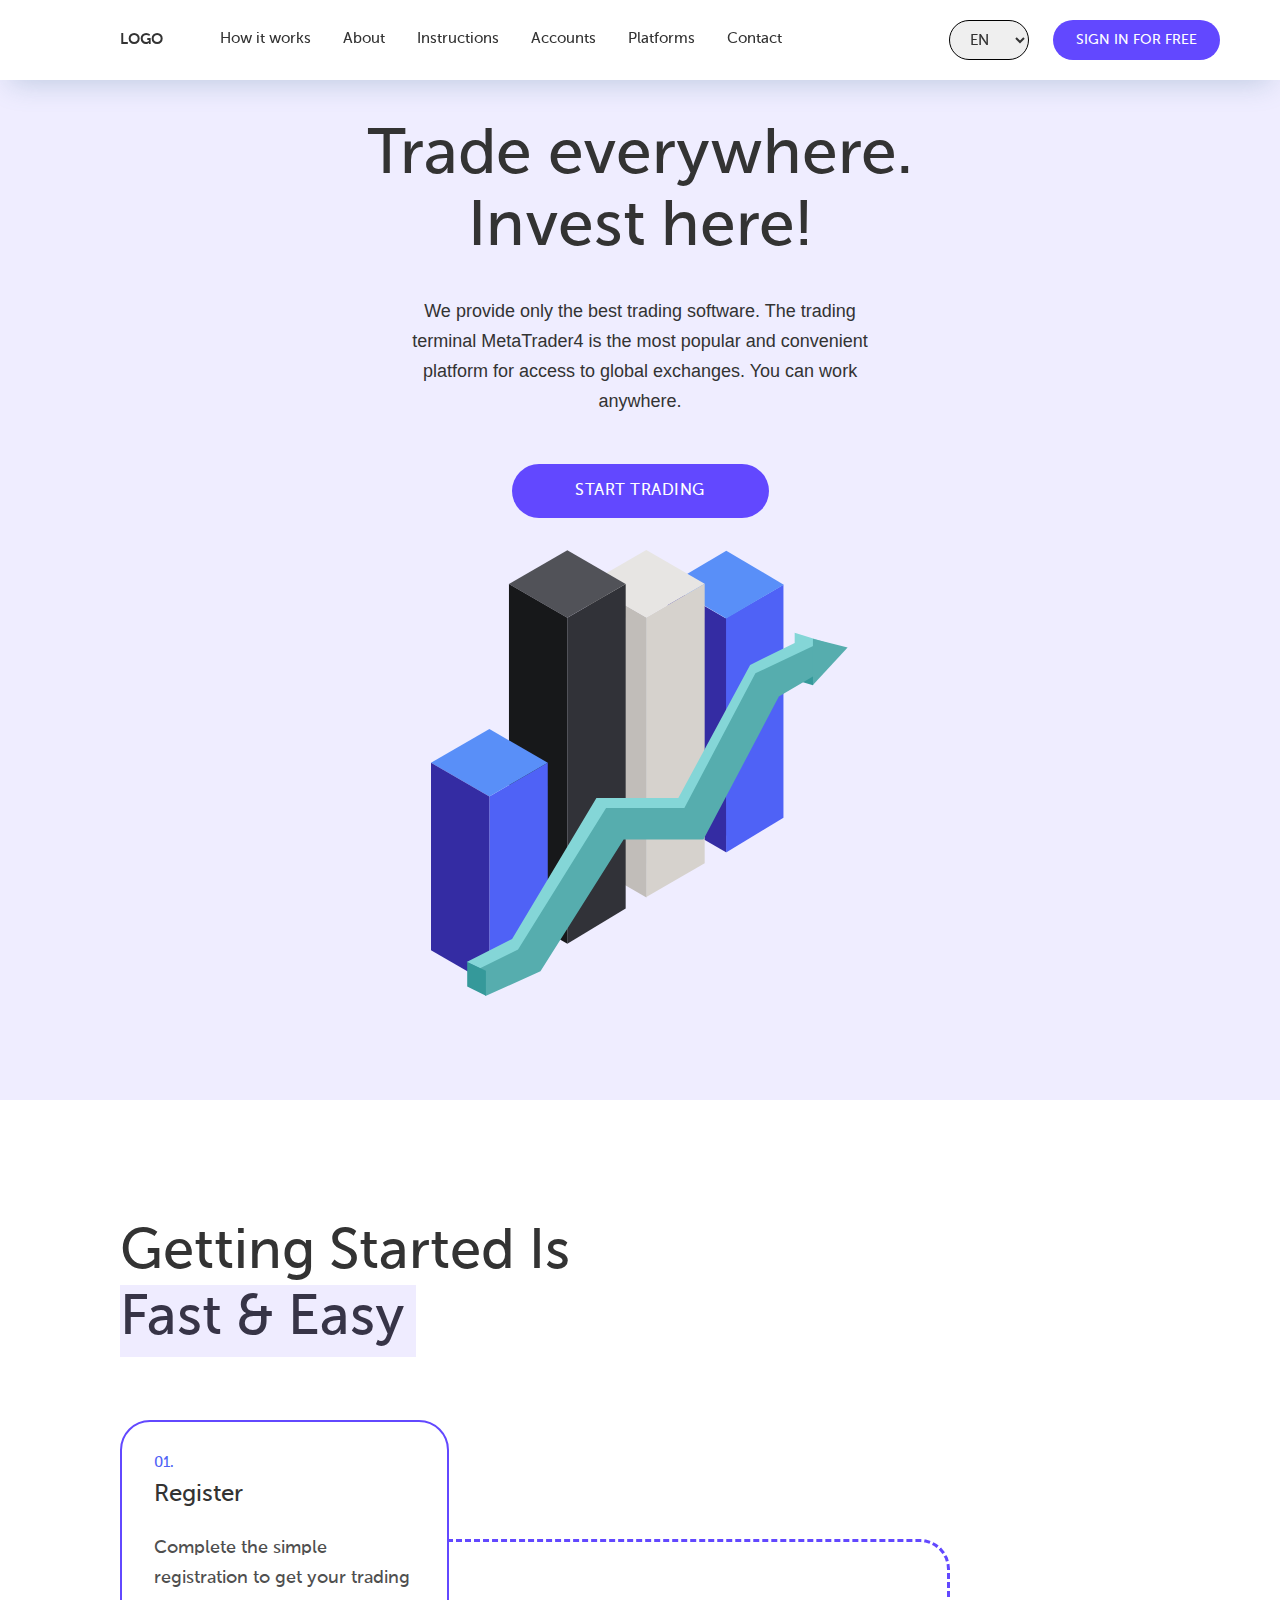
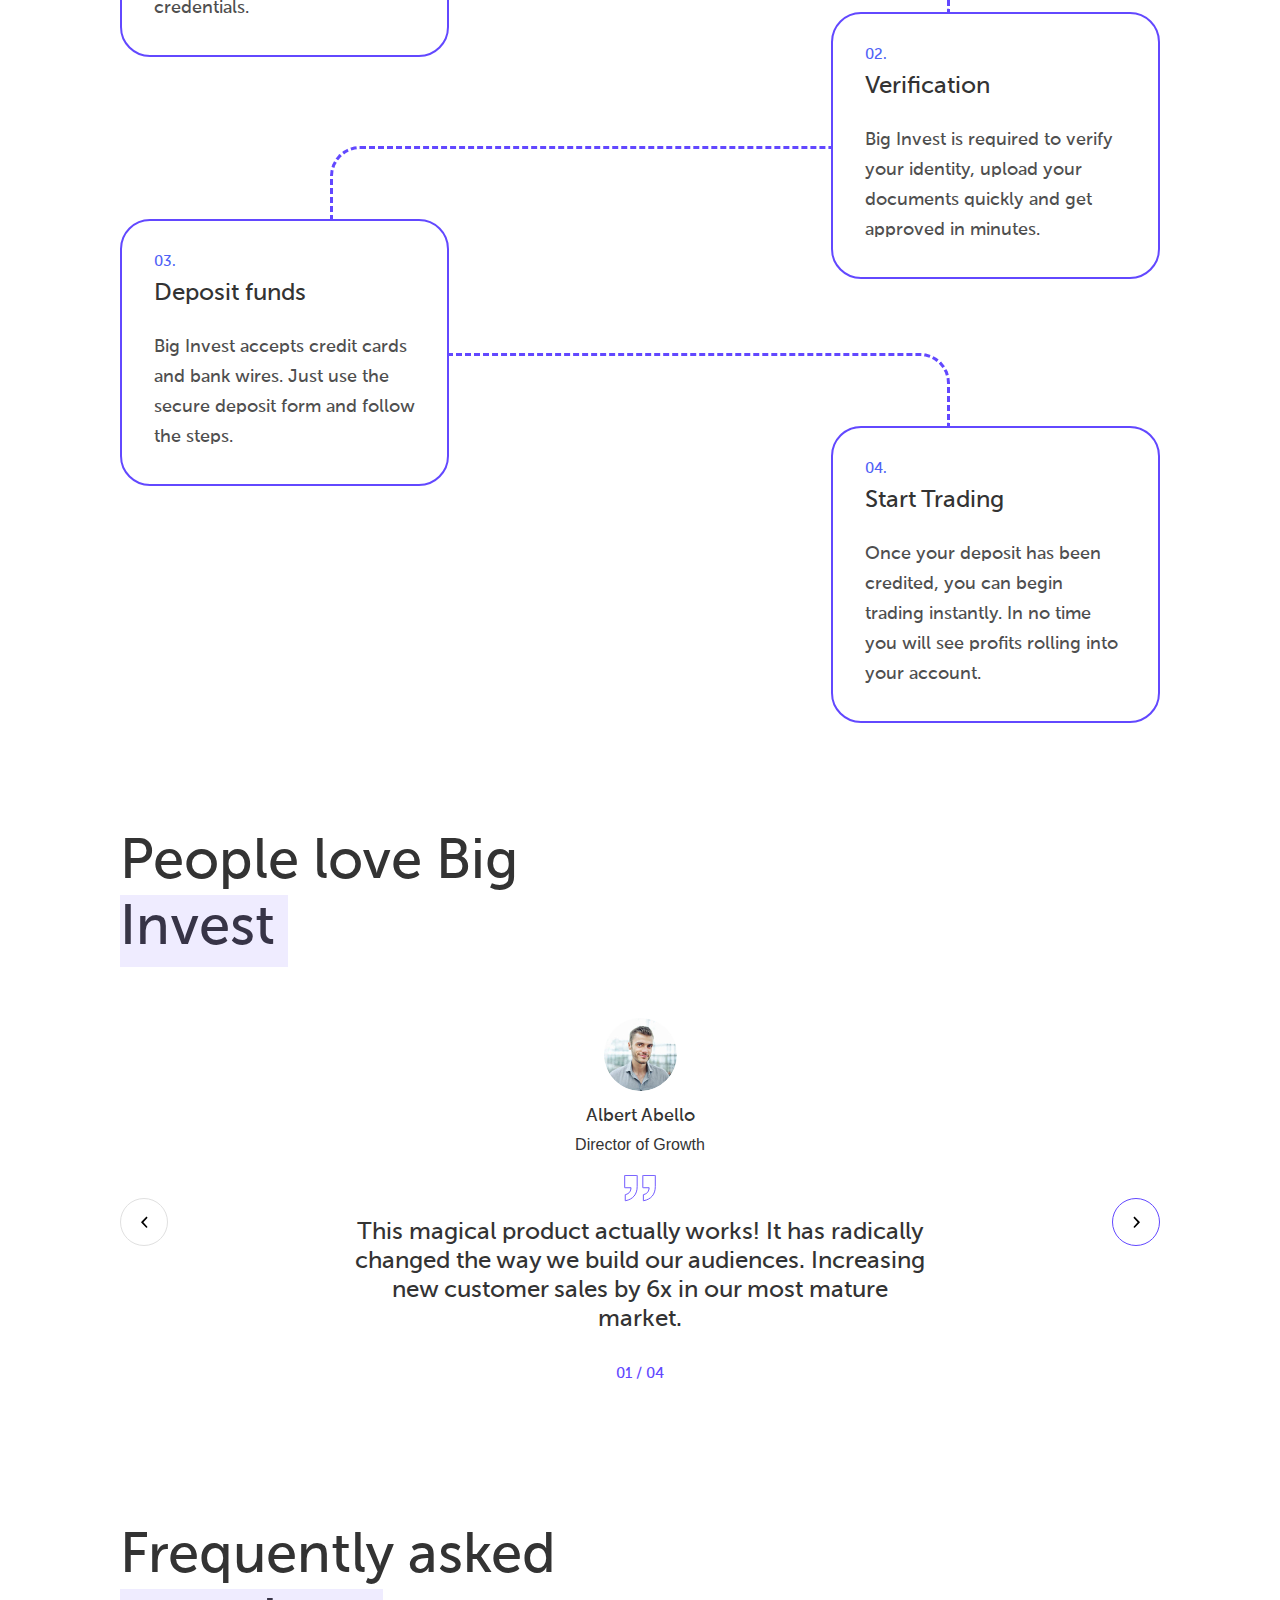
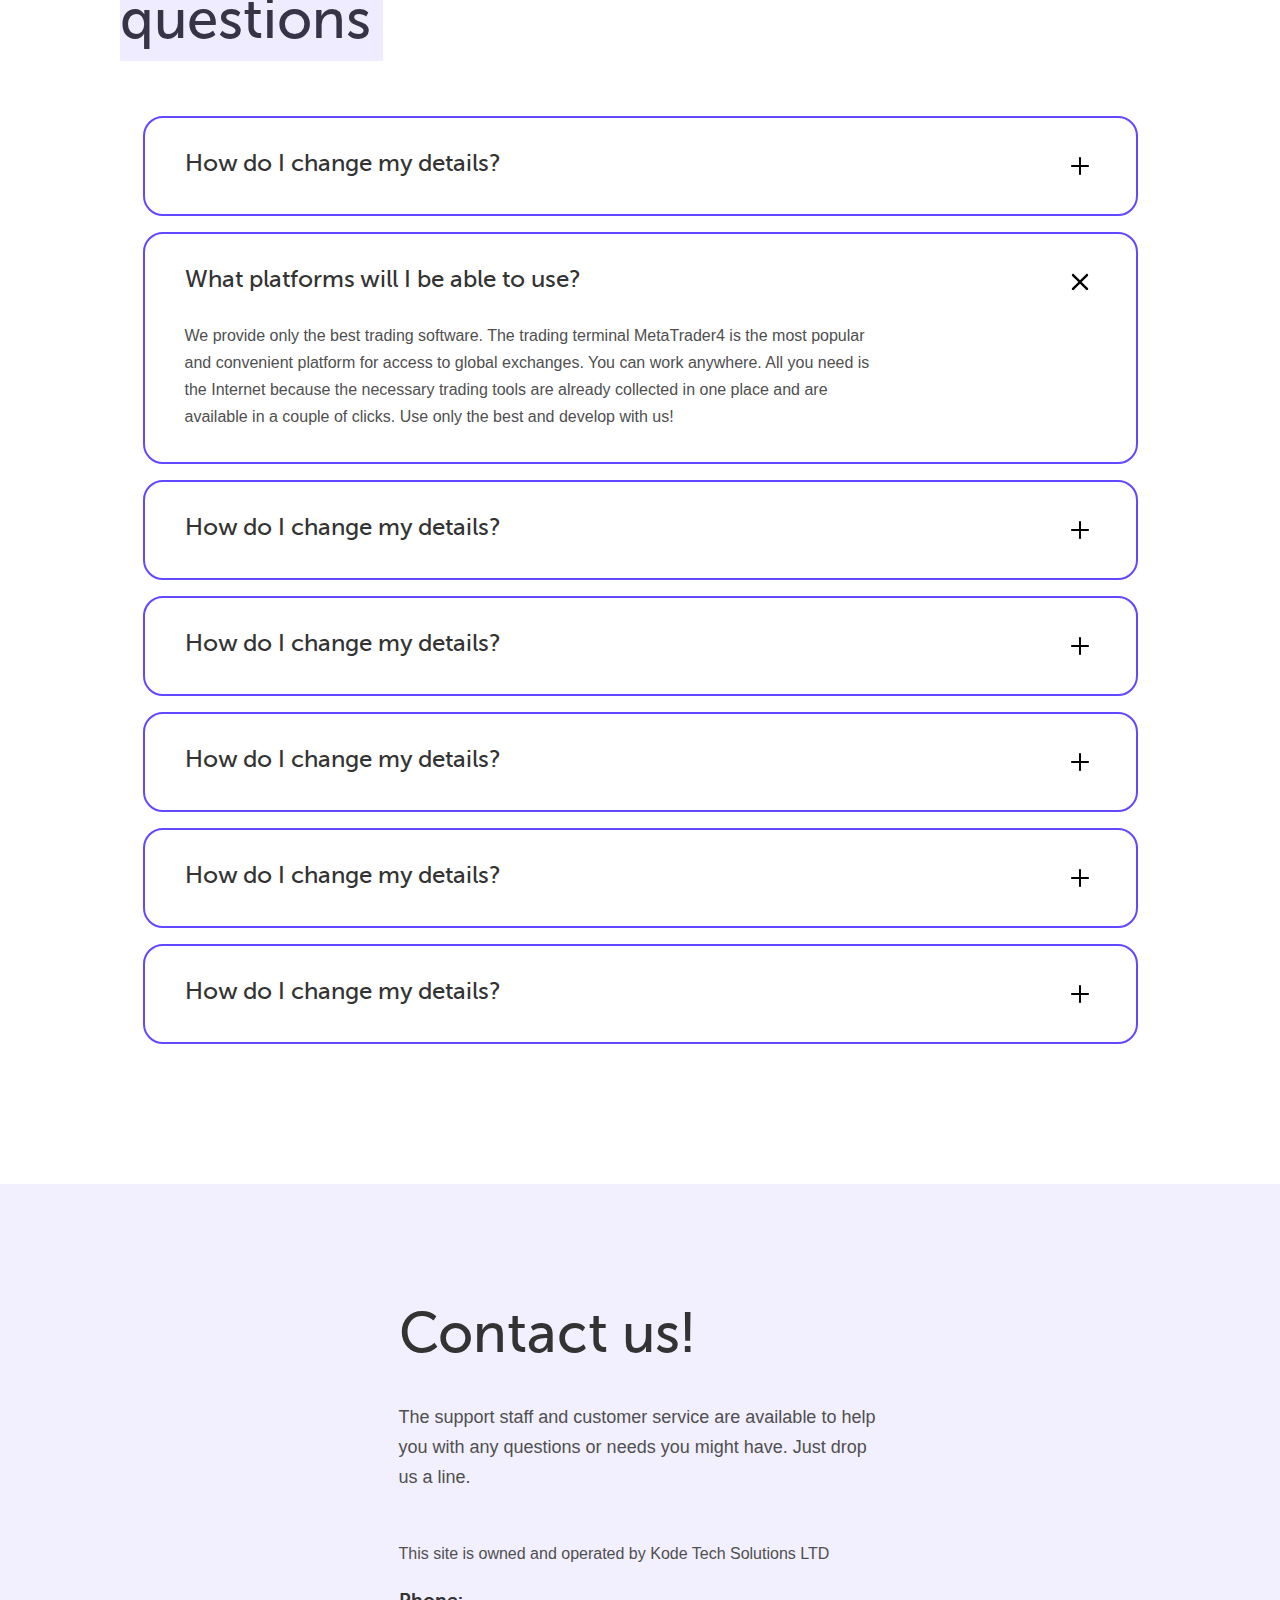
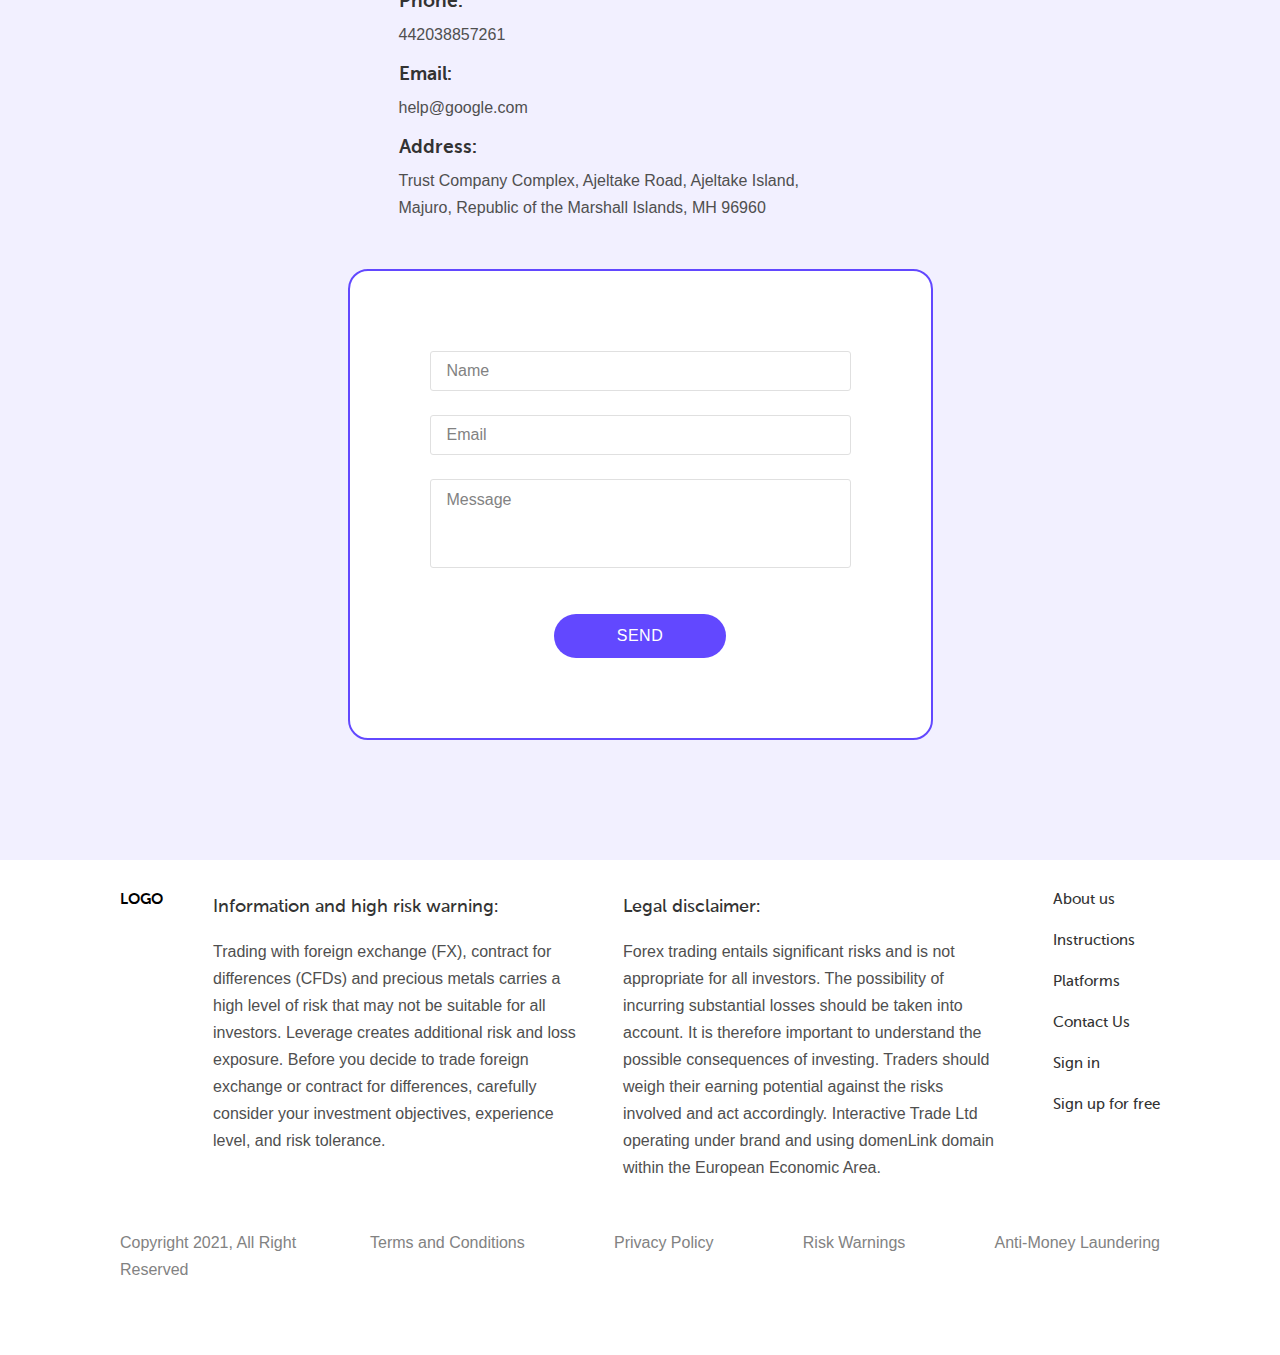
<file: index.html>
<!DOCTYPE html><html lang="en"><head><meta charset="UTF-8"><meta name="viewport" content="width=device-width, initial-scale=1.0"><title>Test-task</title><link rel="shortcut icon" href="https://quantum-projects.com/assets/img/QP_%20black.svg" type="image/x-icon"><link rel="stylesheet" href="styles.6de538f7.css"></head><body> <header class="header"> <div class="header__wrapper"> <div class="header__container"> <div class="header__logo logo">logo</div> <nav class="header__nav nav"> <ul class="nav__list"> <li class="nav__item"> <a href="#get-started" class="nav__link">How it works</a> </li> <li class="nav__item"> <a href="#comments" class="nav__link">About</a> </li> <li class="nav__item"> <a href="#questions" class="nav__link">Instructions</a> </li> <li class="nav__item"> <a href="#questions" class="nav__link">Accounts</a> </li> <li class="nav__item"> <a href="#questions" class="nav__link">Platforms</a> </li> <li class="nav__item"> <a href="#contact-us" class="nav__link">Contact</a> </li> </ul> </nav> </div> <div class="header__button-container"> <select class="header__language-select"> <option value="en" class="header__language-option">en</option> <option value="en" class="header__language-option">ru</option> </select> <button class="header__sign-in-button button" type="button"> <a href="#" class="button__sign-in-link">Sign in for free</a> </button> <button type="button" class="header__hamburger header__hamburger--open"> </button> </div> </div> </header> <main class="main"> <section class="main__section introduction introduction--violet"> <div class="introduction__wrapper"> <div class="introduction__info-container"> <h1 class="introduction__title">Trade everywhere. Invest here!</h1> <p class="introduction__info"> We provide only the best trading software. The trading terminal MetaTrader4 is the most popular and convenient platform for access to global exchanges. You can work anywhere. </p> <button class="introduction__button button">start trading</button> </div> <img src="diagram.6550ce32.svg" alt="diagram" class="introduction__image"> </div> </section> <section class="main__section get-started" id="get-started"> <div class="get-started__wrapper"> <h2 class="get-started__subtitle"> Getting Started Is Fast & Easy </h2> <div class="get-started__map"> <div class="get-started__item get-started__item--first"> <p class="get-started__item-number">01.</p> <h3 class="get-started__item-title">Register</h3> <p class="get-started__item-info"> Complete the simple registration to get your trading credentials. </p> </div> <div class="get-started__item get-started__item--second"> <p class="get-started__item-number">02.</p> <h3 class="get-started__item-title">Verification</h3> <p class="get-started__item-info"> Big Invest is required to verify your identity, upload your documents quickly and get approved in minutes. </p> </div> <div class="get-started__item get-started__item--third"> <p class="get-started__item-number">03.</p> <h3 class="get-started__item-title">Deposit funds</h3> <p class="get-started__item-info"> Big Invest accepts credit cards and bank wires. Just use the secure deposit form and follow the steps. </p> </div> <div class="get-started__item get-started__item--four"> <p class="get-started__item-number">04.</p> <h3 class="get-started__item-title">Start Trading</h3> <p class="get-started__item-info"> Once your deposit has been credited, you can begin trading instantly. In no time you will see profits rolling into your account. </p> </div> </div> </div> </section> <section class="main__section comments" id="comments"> <div class="comments__wrapper"> <h2 class="comments__subtitle"> People love Big Invest </h2> <div class="comments__buttons-container"> <button type="button" class="comments__button comments__button--left" disabled> </button> <button type="button" class="comments__button comments__button--right"> </button> </div> <div class="comments__comment-content"> <div class="comments__comment-container comments__comment-container--active"> <div class="comments__comment-header"> <img src="user_1.49711354.jpg" alt="user-image" class="comments__user-image"> <div class="comments__user-info"> <h3 class="comments__user-name">Albert Abello</h3> <p class="comments__user-role">Director of Growth</p> </div> </div> <p class="comments__comment-body"> This magical product actually works! It has radically changed the way we build our audiences. Increasing new customer sales by 6x in our most mature market. </p> <p class="comments__comment-footer">01 / 04</p> </div> <div class="comments__comment-container"> <div class="comments__comment-header"> <img src="user_2.c132f06b.jpg" alt="user-image" class="comments__user-image"> <div class="comments__user-info"> <h3 class="comments__user-name">Jason Statham</h3> <p class="comments__user-role">Actor</p> </div> </div> <p class="comments__comment-body"> Lorem ipsum dolor, sit amet consectetur adipisicing elit. Aliquid fuga molestiae veritatis perferendis totam consequuntur deserunt accusantium numquam. Labore, architecto? </p> <p class="comments__comment-footer">02 / 04</p> </div> <div class="comments__comment-container"> <div class="comments__comment-header"> <img src="user_3.6a48b432.jpg" alt="user-image" class="comments__user-image"> <div class="comments__user-info"> <h3 class="comments__user-name">Jackie Chan</h3> <p class="comments__user-role">Actor</p> </div> </div> <p class="comments__comment-body"> Lorem ipsum dolor, sit amet consectetur adipisicing elit. Corrupti quos suscipit laboriosam quidem, quaerat alias nostrum excepturi deleniti praesentium voluptate. </p> <p class="comments__comment-footer">03 / 04</p> </div> <div class="comments__comment-container"> <div class="comments__comment-header"> <img src="user_4.e1cc2f37.jpg" alt="user-image" class="comments__user-image"> <div class="comments__user-info"> <h3 class="comments__user-name">Iron Man</h3> <p class="comments__user-role">Superhero</p> </div> </div> <p class="comments__comment-body"> Lorem ipsum dolor sit amet, consectetur adipisicing elit. Mollitia quos animi eveniet, exercitationem est, eaque praesentium tenetur quisquam molestias ipsam maiore. </p> <p class="comments__comment-footer">04 / 04</p> </div> </div> </div> </section> <section class="main__section questions" id="questions"> <div class="questions__wrapper"> <h2 class="questions__subtitle">Frequently asked questions</h2> <div class="questions__container"> <div class="questions__content"> <div class="questions__question"> <h3 class="questions__question-title">How do I change my details?</h3> <div class="questions__question-toggler"></div> </div> <div class="questions__answer"> Lorem ipsum dolor sit amet consectetur adipisicing elit. Repudiandae dignissimos dolorum distinctio vitae nihil ducimus nostrum, harum accusantium quidem necessitatibus! Incidunt necessitatibus dolorem ullam iure recusandae! Vero error voluptatem vel! </div> </div> <div class="questions__content"> <div class="questions__question"> <h3 class="questions__question-title">What platforms will I be able to use?</h3> <div class="questions__question-toggler questions__question-toggler--close"></div> </div> <div class="questions__answer questions__answer--active"> We provide only the best trading software. The trading terminal MetaTrader4 is the most popular and convenient platform for access to global exchanges. You can work anywhere. All you need is the Internet because the necessary trading tools are already collected in one place and are available in a couple of clicks. Use only the best and develop with us! </div> </div> <div class="questions__content"> <div class="questions__question"> <h3 class="questions__question-title">How do I change my details?</h3> <div class="questions__question-toggler"></div> </div> <div class="questions__answer"> Lorem ipsum dolor sit amet consectetur adipisicing elit. Repudiandae dignissimos dolorum distinctio vitae nihil ducimus nostrum, harum accusantium quidem necessitatibus! Incidunt necessitatibus dolorem ullam iure recusandae! Vero error voluptatem vel! </div> </div> <div class="questions__content"> <div class="questions__question"> <h3 class="questions__question-title">How do I change my details?</h3> <div class="questions__question-toggler"></div> </div> <div class="questions__answer"> Lorem ipsum dolor sit amet consectetur adipisicing elit. Repudiandae dignissimos dolorum distinctio vitae nihil ducimus nostrum, harum accusantium quidem necessitatibus! Incidunt necessitatibus dolorem ullam iure recusandae! Vero error voluptatem vel! </div> </div> <div class="questions__content"> <div class="questions__question"> <h3 class="questions__question-title">How do I change my details?</h3> <div class="questions__question-toggler"></div> </div> <div class="questions__answer"> Lorem ipsum dolor sit amet consectetur adipisicing elit. Repudiandae dignissimos dolorum distinctio vitae nihil ducimus nostrum, harum accusantium quidem necessitatibus! Incidunt necessitatibus dolorem ullam iure recusandae! Vero error voluptatem vel! </div> </div> <div class="questions__content"> <div class="questions__question"> <h3 class="questions__question-title">How do I change my details?</h3> <div class="questions__question-toggler"></div> </div> <div class="questions__answer"> Lorem ipsum dolor sit amet consectetur adipisicing elit. Repudiandae dignissimos dolorum distinctio vitae nihil ducimus nostrum, harum accusantium quidem necessitatibus! Incidunt necessitatibus dolorem ullam iure recusandae! Vero error voluptatem vel! </div> </div> <div class="questions__content"> <div class="questions__question"> <h3 class="questions__question-title">How do I change my details?</h3> <div class="questions__question-toggler"></div> </div> <div class="questions__answer"> Lorem ipsum dolor sit amet consectetur adipisicing elit. Repudiandae dignissimos dolorum distinctio vitae nihil ducimus nostrum, harum accusantium quidem necessitatibus! Incidunt necessitatibus dolorem ullam iure recusandae! Vero error voluptatem vel! </div> </div> </div> </div> </section> <section class="main__section contact-us" id="contact-us"> <div class="contact-us__wrapper"> <div class="contact-us__info"> <h2 class="contact-us__title">Contact us!</h2> <div class="contact-us__info-container"> <p class="contact-us__info-text contact-us__info-text--main"> The support staff and customer service are available to help you with any questions or needs you might have. Just drop us a line. </p> <p class="contact-us__info-text"> This site is owned and operated by Kode Tech Solutions LTD </p> </div> <div class="contact-us__contacts"> <div class="contact-us__contacts-wrapper"> <h3 class="contact-us__contacts-name">Phone:</h3> <a href="tel:442038857261" class="contact-us__info-text contact-us__info-text--link"> 442038857261 </a> </div> <div class="contact-us__contacts-wrapper"> <h3 class="contact-us__contacts-name">Email:</h3> <a href="mailto:help@google.com" class="contact-us__info-text contact-us__info-text--link"> help@google.com </a> </div> <div class="contact-us__contacts-wrapper"> <h3 class="contact-us__contacts-name">Address:</h3> <p class="contact-us__info-text contact-us__info-text--address"> Trust Company Complex, Ajeltake Road, Ajeltake Island, Majuro, Republic of the Marshall Islands, MH 96960 </p> </div> </div> </div> <form action="#" method="POST" class="contact-us__form"> <div class="contact-us__input-container"> <input type="text" name="name" class="contact-us__name" placeholder="Name" id="name"> </div> <div class="contact-us__input-container"> <input type="email" name="email" class="contact-us__email" placeholder="Email" id="email"> </div> <div class="contact-us__input-container"> <textarea name="message" id="message" class="contact-us__message" placeholder="Message"></textarea> </div> <button type="submit" class="contact-us__button button"> Send </button> </form> </div> </section> </main> <footer class="footer"> <div class="footer__wrapper"> <div class="footer__top"> <div class="footer__logo logo">logo</div> <div class="footer__info"> <div class="footer__info-wrapper"> <h3 class="footer__info-title"> Information and high risk warning: </h3> <p class="footer__info-content"> Trading with foreign exchange (FX), contract for differences (CFDs) and precious metals carries a high level of risk that may not be suitable for all investors. Leverage creates additional risk and loss exposure. Before you decide to trade foreign exchange or contract for differences, carefully consider your investment objectives, experience level, and risk tolerance. </p> </div> <div class="footer__info-wrapper"> <h3 class="footer__info-title">Legal disclaimer:</h3> <p class="footer__info-content"> Forex trading entails significant risks and is not appropriate for all investors. The possibility of incurring substantial losses should be taken into account. It is therefore important to understand the possible consequences of investing. Traders should weigh their earning potential against the risks involved and act accordingly. Interactive Trade Ltd operating under brand and using domenLink domain within the European Economic Area. </p> </div> </div> <ul class="footer__nav-list"> <li class="footer__nav-item"> <a href="#comments" class="footer__nav-link">About us</a> </li> <li class="footer__nav-item"> <a href="#questions" class="footer__nav-link">Instructions</a> </li> <li class="footer__nav-item"> <a href="#questions" class="footer__nav-link">Platforms</a> </li> <li class="footer__nav-item"> <a href="#contact-us" class="footer__nav-link">Contact Us</a> </li> <li class="footer__nav-item"> <a href="#" class="footer__nav-link">Sign in</a> </li> <li class="footer__nav-item"> <a href="#" class="footer__nav-link">Sign up for free</a> </li> </ul> </div> <div class="footer__bottom"> <div class="footer__copyright">Copyright 2021, All Right Reserved</div> <div class="footer__links-container"> <a href="#" class="footer__link">Terms and Conditions</a> <a href="#" class="footer__link">Privacy Policy</a> <a href="#" class="footer__link">Risk Warnings</a> <a href="#" class="footer__link">Anti-Money Laundering</a> </div> </div> </div> </footer> <script src="https://code.jquery.com/jquery-3.6.0.min.js" integrity="sha256-/xUj+3OJU5yExlq6GSYGSHk7tPXikynS7ogEvDej/m4=" crossorigin="anonymous">
    </script> <script type="text/javascript" src="main.b7d371ed.js"></script> </body></html>
</file>
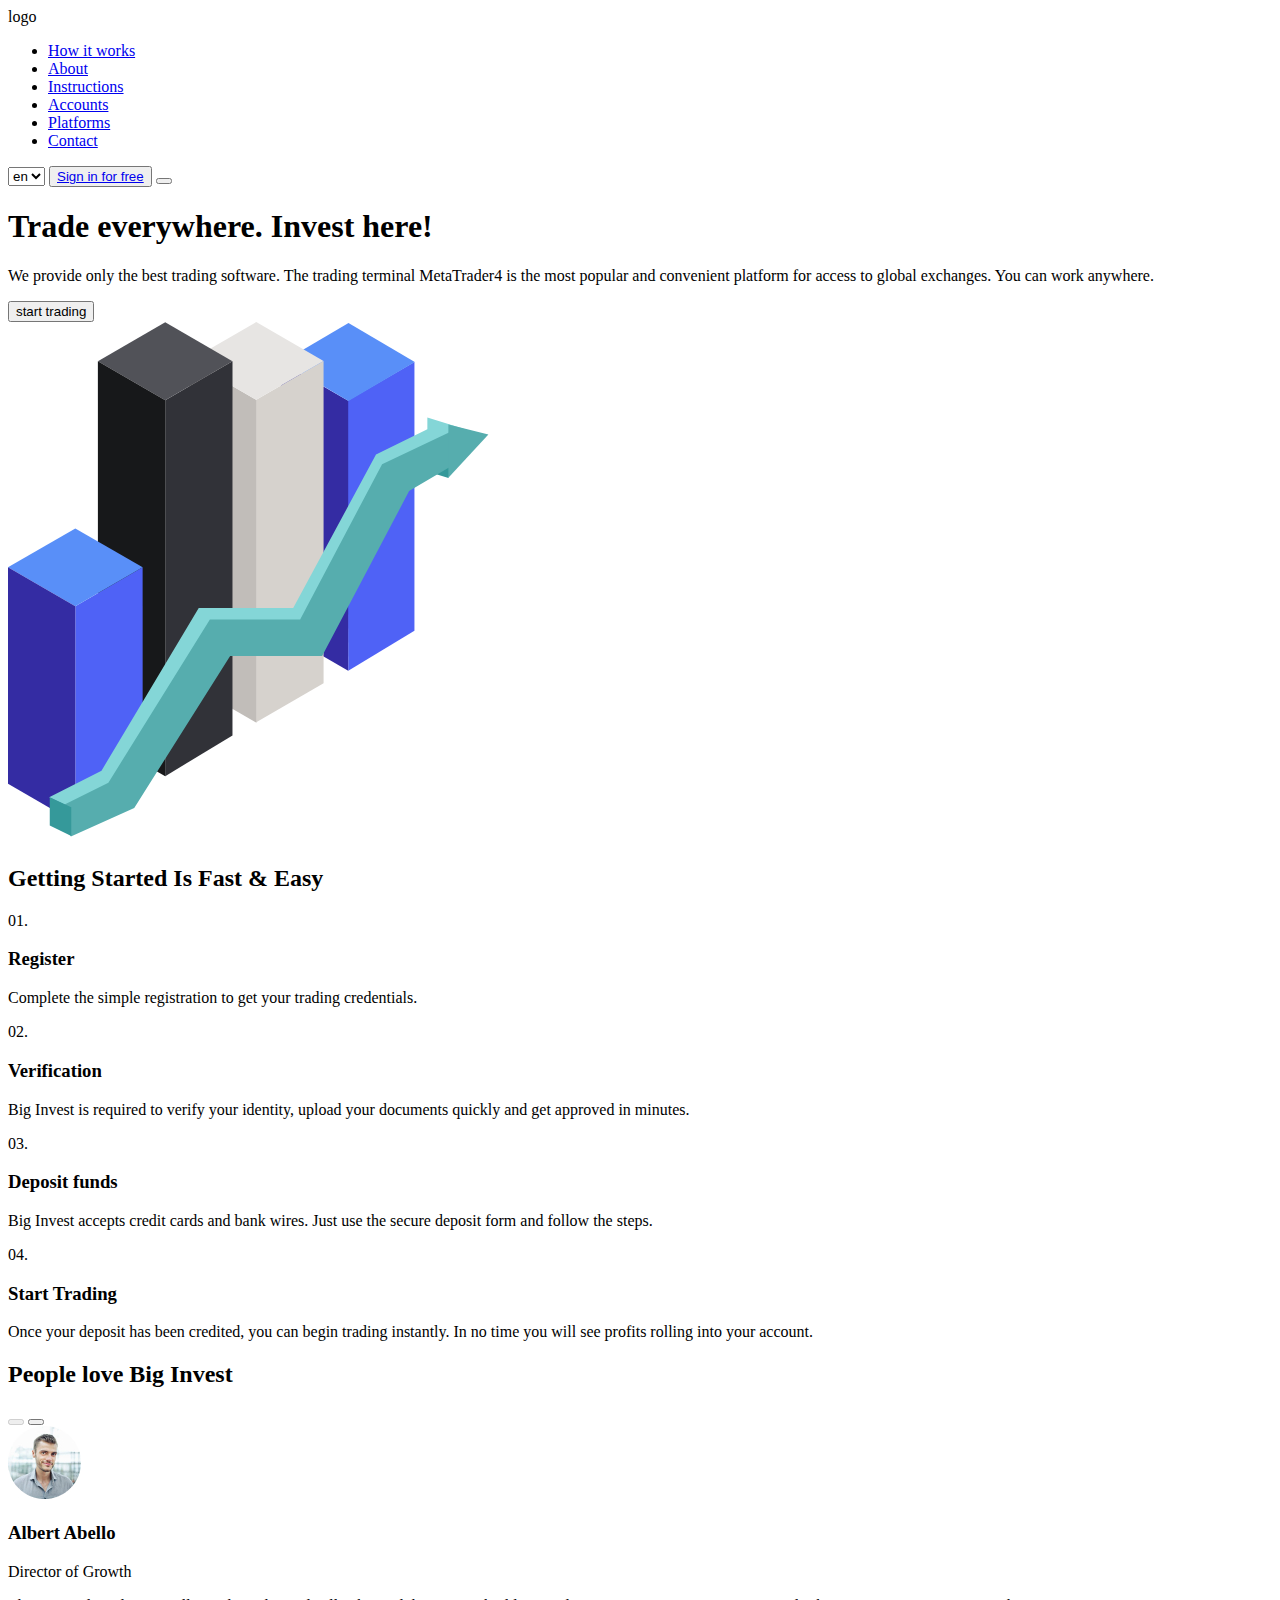
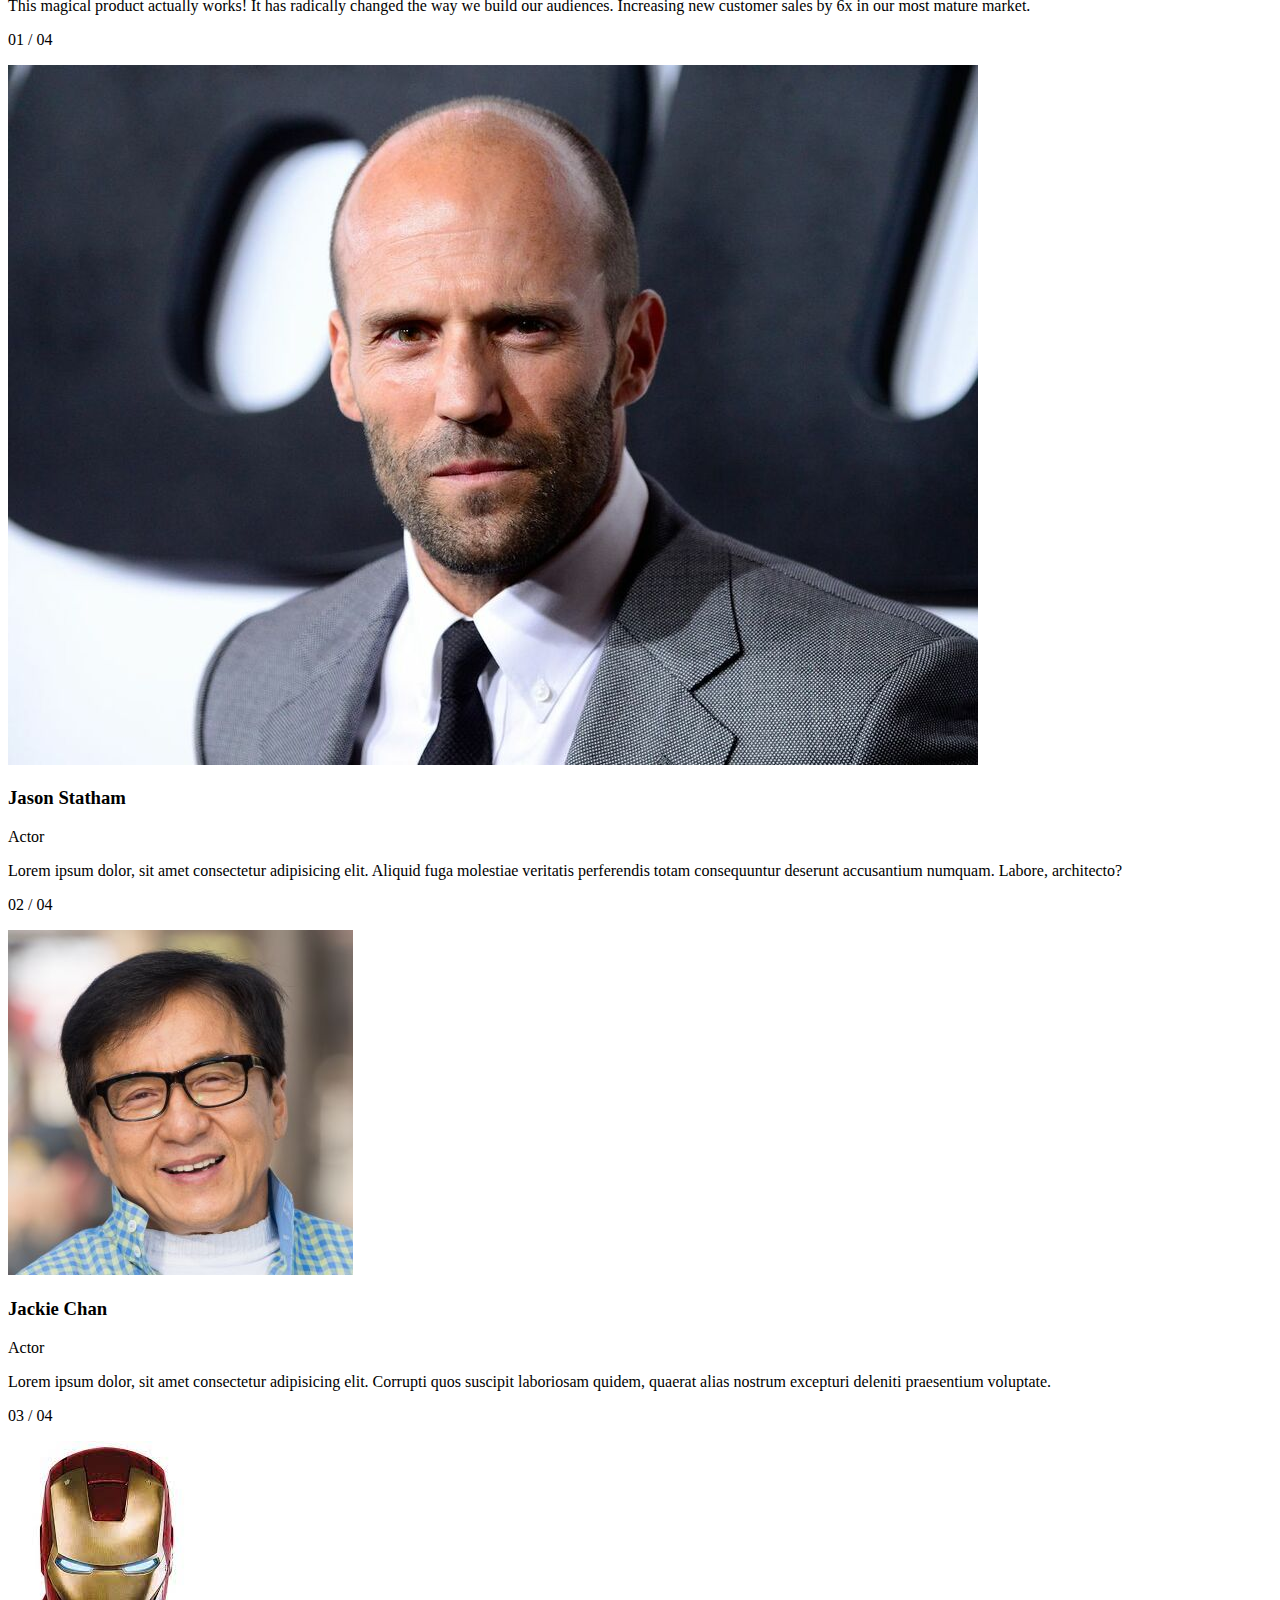
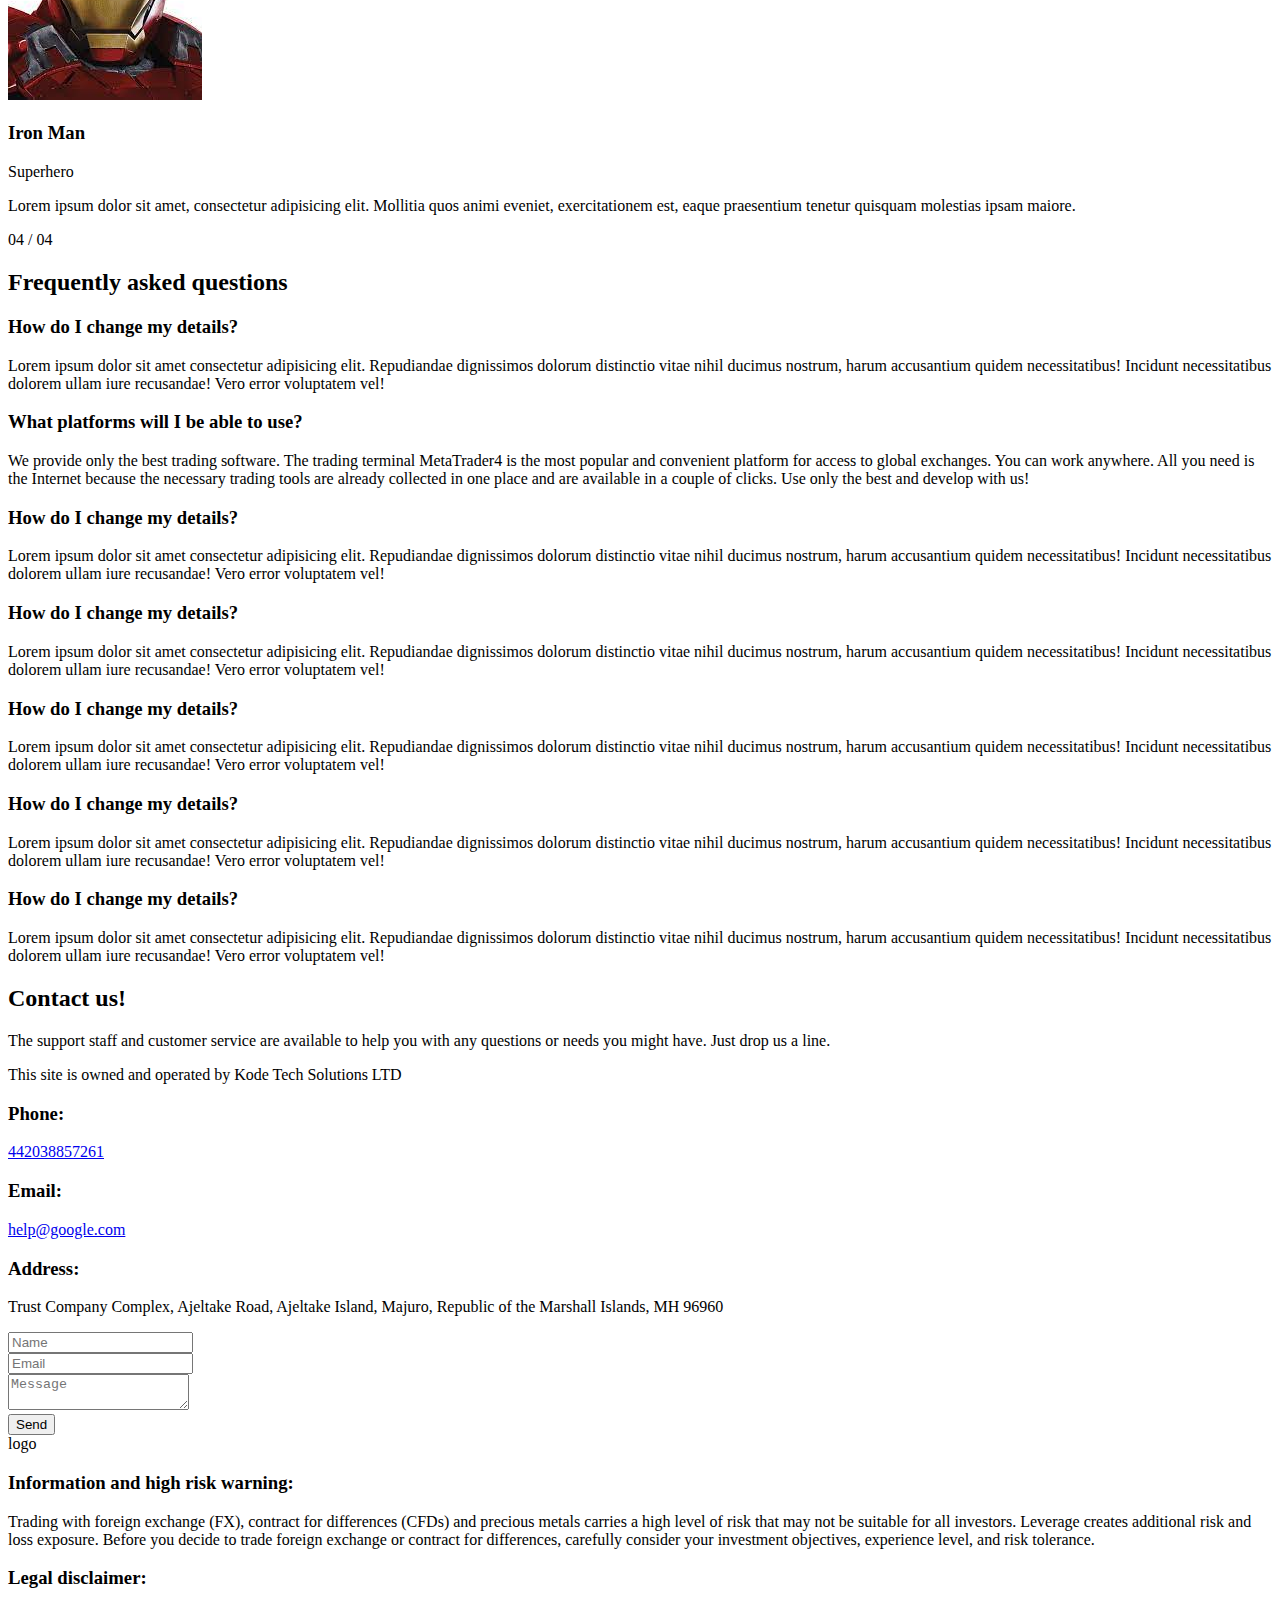
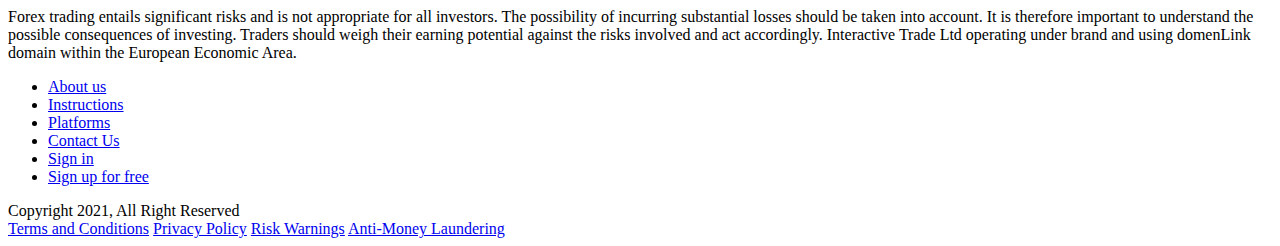
<file: src/index.html>
<!DOCTYPE html>
<html lang="en">
  <head>
    <meta charset="UTF-8">
    <meta name="viewport" content="width=device-width, initial-scale=1.0">
    <title>Test-task</title>
    <link
      rel="shortcut icon"
      href="https://quantum-projects.com/assets/img/QP_%20black.svg"
      type="image/x-icon"
    >
    <link rel="stylesheet" href="./styles/index.scss">
  </head>
  <body>
    <header class="header">
      <div class="header__wrapper">
        <div class="header__container">
          <div class="header__logo logo">logo</div>

          <nav class="header__nav nav">
            <ul class="nav__list">
              <li class="nav__item">
                <a href="#get-started" class="nav__link">How it works</a>
              </li>
              <li class="nav__item">
                <a href="#comments" class="nav__link">About</a>
              </li>
              <li class="nav__item">
                <a href="#questions" class="nav__link">Instructions</a>
              </li>
              <li class="nav__item">
                <a href="#questions" class="nav__link">Accounts</a>
              </li>
              <li class="nav__item">
                <a href="#questions" class="nav__link">Platforms</a>
              </li>
              <li class="nav__item">
                <a href="#contact-us" class="nav__link">Contact</a>
              </li>
            </ul>
          </nav>
        </div>

        <div class="header__button-container">
          <select class="header__language-select">
            <option value="en" class="header__language-option">en</option>
            <option value="en" class="header__language-option">ru</option>
          </select>
          <button
            class="header__sign-in-button button"
            type="button"
          >
            <a href="#" class="button__sign-in-link">Sign in for free</a>
          </button>
          <button
            type="button"
            class="header__hamburger header__hamburger--open"
          >
          </button>
        </div>

      </div>
    </header>

    <main class="main">
      <section class="main__section introduction introduction--violet">
        <div class="introduction__wrapper">
          <div class="introduction__info-container">
            <h1 class="introduction__title">Trade everywhere. Invest here!</h1>
            <p class="introduction__info">
              We provide only the best trading software.
              The trading terminal MetaTrader4 is the most popular and convenient
              platform for access to global exchanges. You can work anywhere.
            </p>
            <button class="introduction__button button">start trading</button>
          </div>
          <img
            src="./images/diagram.svg"
            alt="diagram"
            class="introduction__image"
          >
        </div>
      </section>

      <section
        class="main__section get-started"
        id="get-started"
      >
        <div class="get-started__wrapper">
          <h2 class="get-started__subtitle">
            Getting Started Is Fast & Easy
          </h2>
          <div class="get-started__map">
            <div class="get-started__item get-started__item--first">
              <p class="get-started__item-number">01.</p>
              <h3 class="get-started__item-title">Register</h3>
              <p class="get-started__item-info">
                Complete the simple registration to get your trading credentials.
              </p>
            </div>
            <div class="get-started__item get-started__item--second">
              <p class="get-started__item-number">02.</p>
              <h3 class="get-started__item-title">Verification</h3>
              <p class="get-started__item-info">
                Big Invest is required to verify your identity,
                upload your documents quickly and get approved in minutes.
              </p>
            </div>
            <div class="get-started__item get-started__item--third">
              <p class="get-started__item-number">03.</p>
              <h3 class="get-started__item-title">Deposit funds</h3>
              <p class="get-started__item-info">
                Big Invest accepts credit cards and bank wires.
                Just use the secure deposit form and follow the steps.
              </p>
            </div>
            <div class="get-started__item get-started__item--four">
              <p class="get-started__item-number">04.</p>
              <h3 class="get-started__item-title">Start Trading</h3>
              <p class="get-started__item-info">
                Once your deposit has been credited, you can begin trading instantly.
                In no time you will see profits rolling into your account.
              </p>
            </div>
          </div>
        </div>
      </section>


      <section
        class="main__section comments"
        id="comments"
      >
        <div class="comments__wrapper">
          <h2 class="comments__subtitle">
            People love Big Invest
          </h2>
          <div class="comments__buttons-container">
            <button
              type="button"
              class="comments__button comments__button--left"
              disabled
            >
            </button>
            <button
              type="button"
              class="comments__button comments__button--right"
            >
            </button>
          </div>
          <div class="comments__comment-content">
            <div class="comments__comment-container comments__comment-container--active">
              <div class="comments__comment-header">
                <img
                  src="./images/user_1.jpg"
                  alt="user-image"
                  class="comments__user-image"
                >
                <div class="comments__user-info">
                  <h3 class="comments__user-name">Albert Abello</h3>
                  <p class="comments__user-role">Director of Growth</p>
                </div>
              </div>
              <p class="comments__comment-body">
                This magical product actually works!
                It has radically changed the way we build our audiences.
                Increasing new customer sales by 6x in our most mature market.
              </p>
              <p class="comments__comment-footer">01 / 04</p>
            </div>
            <div class="comments__comment-container">
              <div class="comments__comment-header">
                <img
                  src="./images/user_2.jpg"
                  alt="user-image"
                  class="comments__user-image"
                >
                <div class="comments__user-info">
                  <h3 class="comments__user-name">Jason Statham</h3>
                  <p class="comments__user-role">Actor</p>
                </div>
              </div>
              <p class="comments__comment-body">
                Lorem ipsum dolor, sit amet consectetur adipisicing elit.
                Aliquid fuga molestiae veritatis perferendis totam
                consequuntur deserunt accusantium numquam. Labore, architecto?
              </p>
              <p class="comments__comment-footer">02 / 04</p>
            </div>
            <div class="comments__comment-container">
              <div class="comments__comment-header">
                <img
                  src="./images/user_3.jpg"
                  alt="user-image"
                  class="comments__user-image"
                >
                <div class="comments__user-info">
                  <h3 class="comments__user-name">Jackie Chan</h3>
                  <p class="comments__user-role">Actor</p>
                </div>
              </div>
              <p class="comments__comment-body">
                Lorem ipsum dolor, sit amet consectetur adipisicing elit.
                Corrupti quos suscipit laboriosam quidem, quaerat alias
                nostrum excepturi deleniti praesentium voluptate.
              </p>
              <p class="comments__comment-footer">03 / 04</p>
            </div>
            <div class="comments__comment-container">
              <div class="comments__comment-header">
                <img
                  src="./images/user_4.jpg"
                  alt="user-image"
                  class="comments__user-image"
                >
                <div class="comments__user-info">
                  <h3 class="comments__user-name">Iron Man</h3>
                  <p class="comments__user-role">Superhero</p>
                </div>
              </div>
              <p class="comments__comment-body">
                Lorem ipsum dolor sit amet, consectetur adipisicing elit.
                Mollitia quos animi eveniet, exercitationem est, eaque
                praesentium tenetur quisquam molestias ipsam maiore.
              </p>
              <p class="comments__comment-footer">04 / 04</p>
            </div>
          </div>
        </div>
      </section>

      <section
        class="main__section questions"
        id="questions"
      >
        <div class="questions__wrapper">
          <h2 class="questions__subtitle">Frequently asked questions</h2>
          <div class="questions__container">
            <div class="questions__content">
              <div class="questions__question">
                <h3 class="questions__question-title">How do I change my details?</h3>
                <div class="questions__question-toggler"></div>
              </div>
              <div class="questions__answer">
                Lorem ipsum dolor sit amet consectetur adipisicing elit.
                Repudiandae dignissimos dolorum distinctio vitae nihil
                ducimus nostrum, harum accusantium quidem necessitatibus!
                Incidunt necessitatibus dolorem ullam iure recusandae!
                Vero error voluptatem vel!
              </div>
            </div>
            <div class="questions__content">
              <div class="questions__question">
                <h3 class="questions__question-title">What platforms will I be able to use?</h3>
                <div class="questions__question-toggler questions__question-toggler--close"></div>
              </div>
              <div class="questions__answer questions__answer--active">
                We provide only the best trading software.
                The trading terminal MetaTrader4 is the most popular and convenient
                platform for access to global exchanges. You can work anywhere.
                All you need is the Internet because the necessary trading tools
                are already collected in one place and are available in a couple of clicks.
                Use only the best and develop with us!
              </div>
            </div>
            <div class="questions__content">
              <div class="questions__question">
                <h3 class="questions__question-title">How do I change my details?</h3>
                <div class="questions__question-toggler"></div>
              </div>
              <div class="questions__answer">
                Lorem ipsum dolor sit amet consectetur adipisicing elit.
                Repudiandae dignissimos dolorum distinctio vitae nihil
                ducimus nostrum, harum accusantium quidem necessitatibus!
                Incidunt necessitatibus dolorem ullam iure recusandae!
                Vero error voluptatem vel!
              </div>
            </div>
            <div class="questions__content">
              <div class="questions__question">
                <h3 class="questions__question-title">How do I change my details?</h3>
                <div class="questions__question-toggler"></div>
              </div>
              <div class="questions__answer">
                Lorem ipsum dolor sit amet consectetur adipisicing elit.
                Repudiandae dignissimos dolorum distinctio vitae nihil
                ducimus nostrum, harum accusantium quidem necessitatibus!
                Incidunt necessitatibus dolorem ullam iure recusandae!
                Vero error voluptatem vel!
              </div>
            </div>
            <div class="questions__content">
              <div class="questions__question">
                <h3 class="questions__question-title">How do I change my details?</h3>
                <div class="questions__question-toggler"></div>
              </div>
              <div class="questions__answer">
                Lorem ipsum dolor sit amet consectetur adipisicing elit.
                Repudiandae dignissimos dolorum distinctio vitae nihil
                ducimus nostrum, harum accusantium quidem necessitatibus!
                Incidunt necessitatibus dolorem ullam iure recusandae!
                Vero error voluptatem vel!
              </div>
            </div>
            <div class="questions__content">
              <div class="questions__question">
                <h3 class="questions__question-title">How do I change my details?</h3>
                <div class="questions__question-toggler"></div>
              </div>
              <div class="questions__answer">
                Lorem ipsum dolor sit amet consectetur adipisicing elit.
                Repudiandae dignissimos dolorum distinctio vitae nihil
                ducimus nostrum, harum accusantium quidem necessitatibus!
                Incidunt necessitatibus dolorem ullam iure recusandae!
                Vero error voluptatem vel!
              </div>
            </div>
            <div class="questions__content">
              <div class="questions__question">
                <h3 class="questions__question-title">How do I change my details?</h3>
                <div class="questions__question-toggler"></div>
              </div>
              <div class="questions__answer">
                Lorem ipsum dolor sit amet consectetur adipisicing elit.
                Repudiandae dignissimos dolorum distinctio vitae nihil
                ducimus nostrum, harum accusantium quidem necessitatibus!
                Incidunt necessitatibus dolorem ullam iure recusandae!
                Vero error voluptatem vel!
              </div>
            </div>
          </div>
        </div>
      </section>

      <section
        class="main__section contact-us"
        id="contact-us"
      >
        <div class="contact-us__wrapper">
          <div class="contact-us__info">
            <h2 class="contact-us__title">Contact us!</h2>
            <div class="contact-us__info-container">
              <p class="contact-us__info-text contact-us__info-text--main">
                The support staff and customer service are available to help
                you with any questions or needs you might have. Just drop us a line.
              </p>
              <p class="contact-us__info-text">
                This site is owned and operated by Kode Tech Solutions LTD
              </p>
            </div>
            <div class="contact-us__contacts">
              <div class="contact-us__contacts-wrapper">
                <h3 class="contact-us__contacts-name">Phone:</h3>
                <a
                  href="tel:442038857261"
                  class="contact-us__info-text contact-us__info-text--link"
                >
                  442038857261
                </a>
              </div>
              <div class="contact-us__contacts-wrapper">
                <h3 class="contact-us__contacts-name">Email:</h3>
                <a
                  href="mailto:help@google.com"
                  class="contact-us__info-text contact-us__info-text--link"
                >
                  help@google.com
                </a>
              </div>
              <div class="contact-us__contacts-wrapper">
                <h3 class="contact-us__contacts-name">Address:</h3>
                <p class="contact-us__info-text contact-us__info-text--address">
                  Trust Company Complex, Ajeltake Road, Ajeltake Island,
                  Majuro, Republic of the Marshall Islands, MH 96960
                </p>
              </div>
            </div>
          </div>
          <form
            action="#"
            method="POST"
            class="contact-us__form"
          >
            <div class="contact-us__input-container">
              <input
                type="text"
                name="name"
                class="contact-us__name"
                placeholder="Name"
                id="name"
              >
            </div>
            <div class="contact-us__input-container">
              <input
                type="email"
                name="email"
                class="contact-us__email"
                placeholder="Email"
                id="email"
              >
            </div>
            <div class="contact-us__input-container">
              <textarea
                name="message"
                id="message"
                class="contact-us__message"
                placeholder="Message"
             ></textarea>
            </div>
            <button
              type="submit"
              class="contact-us__button button"
            >
              Send
            </button>
          </form>
        </div>
      </section>
    </main>

    <footer class="footer">
      <div class="footer__wrapper">
        <div class="footer__top">
          <div class="footer__logo logo">logo</div>
          <div class="footer__info">
            <div class="footer__info-wrapper">
              <h3 class="footer__info-title">
                Information and high risk warning:
              </h3>
              <p class="footer__info-content">
                Trading with foreign exchange (FX), contract for
                differences (CFDs) and precious metals carries a
                high level of risk that may not be suitable
                for all investors. Leverage creates additional
                risk and loss exposure. Before you decide to trade foreign
                exchange or contract for differences, carefully consider your
                investment objectives, experience level, and risk tolerance.
              </p>
            </div>
            <div class="footer__info-wrapper">
              <h3 class="footer__info-title">Legal disclaimer:</h3>
              <p class="footer__info-content">
                Forex trading entails significant risks and is not appropriate
                for all investors. The possibility of incurring substantial
                losses should be taken into account. It is therefore important
                to understand the possible consequences of investing. Traders
                should weigh their earning potential against the risks involved
                and act accordingly. Interactive Trade Ltd operating under
                brand and using domenLink domain within the European Economic Area.
              </p>
            </div>
          </div>
          <ul class="footer__nav-list">
            <li class="footer__nav-item">
              <a href="#comments" class="footer__nav-link">About us</a>
            </li>
            <li class="footer__nav-item">
              <a href="#questions" class="footer__nav-link">Instructions</a>
            </li>
            <li class="footer__nav-item">
              <a href="#questions" class="footer__nav-link">Platforms</a>
            </li>
            <li class="footer__nav-item">
              <a href="#contact-us" class="footer__nav-link">Contact Us</a>
            </li>
            <li class="footer__nav-item">
              <a href="#" class="footer__nav-link">Sign in</a>
            </li>
            <li class="footer__nav-item">
              <a href="#" class="footer__nav-link">Sign up for free</a>
            </li>
          </ul>
        </div>
        <div class="footer__bottom">
          <div class="footer__copyright">Copyright 2021, All Right Reserved</div>
          <div class="footer__links-container">
            <a href="#" class="footer__link">Terms and Conditions</a>
            <a href="#" class="footer__link">Privacy Policy</a>
            <a href="#" class="footer__link">Risk Warnings</a>
            <a href="#" class="footer__link">Anti-Money Laundering</a>
          </div>
        </div>
      </div>
    </footer>

    <script
      src="https://code.jquery.com/jquery-3.6.0.min.js"
      integrity="sha256-/xUj+3OJU5yExlq6GSYGSHk7tPXikynS7ogEvDej/m4="
      crossorigin="anonymous">
    </script>
    <script type="text/javascript" src="scripts/main.js"></script>
  </body>
</html>
</file>
<file: styles.6de538f7.css>
*{box-sizing:border-box}body,button,h1,h2,h3,html,input,li,p,ul{margin:0;padding:0}.comments__subtitle,.get-started__subtitle,.questions__subtitle{font-family:MuseoSansCyrl,sans-serif;font-weight:500;font-size:56px;line-height:66px;position:relative;width:483px;height:fit-content}.comments__subtitle:after,.get-started__subtitle:after,.questions__subtitle:after{content:"";position:absolute;display:block;background-color:#6248ff;opacity:.1}.contact-us__email,.contact-us__message,.contact-us__name{font-family:Montserrat,sans-serif;font-weight:400;font-size:16px;line-height:26px;width:100%;height:40px;padding:7px 16px;border:1px solid #e0e0e0;box-sizing:border-box;border-radius:3px;color:#4f4f4f;outline:none}.contact-us__email::placeholder,.contact-us__message::placeholder,.contact-us__name::placeholder{color:#828282}.contact-us__email:focus,.contact-us__message:focus,.contact-us__name:focus{border:1px solid #828282}.comments__wrapper,.contact-us__wrapper,.footer__wrapper,.get-started__wrapper,.header__wrapper,.introduction__wrapper,.questions__wrapper{width:100%;max-width:1440px}.get-started__item--first:after,.get-started__item--second:after,.get-started__item--third:after{position:absolute;top:50%;display:inline-block;content:"";width:374px;height:70px;border-top:3px dashed #6248ff;transition:all .3s}@font-face{font-family:MuseoSansCyrl;src:url(MuseoSansCyrl-500.4e63c170.woff) format("woff");font-weight:500;font-style:normal}@font-face{font-family:MuseoSansCyrl;src:url(MuseoSansCyrl-700.e8c07914.woff) format("woff");font-weight:700;font-style:normal}@font-face{font-family:Montserrat;src:url(Montserrat-Regular.4a781d87.ttf) format("ttf");font-weight:400;font-style:normal}.logo{font-family:MuseoSansCyrl,sans-serif;font-weight:700;font-size:15px;line-height:16px;text-transform:uppercase;cursor:pointer;width:fit-content;height:fit-content;transition:transform .3s}.logo:hover{transform:scale(1.5)}.button{display:flex;align-items:center;justify-content:center;background-color:#6248ff;border:none;border-radius:60px;cursor:pointer;transition:background-color .3s}.button__sign-in-link{text-decoration:none;text-transform:uppercase;color:#fff}.button:hover{background-color:#7181fc}.button:active{background-color:#354bf4}.header{position:sticky;top:0;left:0;z-index:2;display:flex;justify-content:center;height:80px;min-width:320px;background-color:#fff;box-shadow:0 13px 28px -10px rgba(89,131,163,.32)}.header__wrapper{padding:0 60px 0 120px;display:flex;justify-content:space-between;align-items:center}.header__container{display:flex;align-items:center;gap:57px}.header__button-container{display:flex;align-items:center;gap:24px}.header__language-select{font-family:MuseoSansCyrl,sans-serif;font-weight:500;font-size:15px;line-height:16px;color:#333;width:80px;height:40px;padding:10px 16px;border:1px solid #000;border-radius:60px;text-transform:uppercase;cursor:pointer;outline:none;transition:background-color .3s}.header__language-select:hover{background-color:#f2f0ff}.header__sign-in-button{font-family:MuseoSansCyrl,sans-serif;font-weight:500;font-size:14px;line-height:14px;width:167px;height:40px;z-index:2}.header__hamburger{display:none;cursor:pointer;z-index:2;transition:transform .3s}.header__hamburger:hover{transform:scale(1.5)}@media (max-width:1200px){.header__container{gap:40px}}@media (max-width:1120px){.header__wrapper{flex-direction:column;padding:20px 44px 20px 120px}.header__logo{display:none}.header__nav{position:absolute;top:80px;left:-200%;z-index:1;width:100%;background-color:#989898;transition:all .3s}.header__nav--active{left:0}.header__button-container{order:-1;align-self:flex-end}.header__language-select{display:none}.header__hamburger{display:block;border:none;width:24px;height:24px;margin-left:27px}.header__hamburger--open{background:url(open_toggler.62106de5.svg) no-repeat 50%}.header__hamburger--close{background:url(close_toggler.b9a42021.svg) no-repeat 50%}}@media (max-width:400px){.header__wrapper{padding:28px 20px}.header__logo{display:block;position:absolute;top:28px;left:20px}.header__sign-in-button{display:none}.header__hamburger{margin-left:0}}.nav__list{list-style:none;display:flex;gap:32px}.nav__item{width:fit-content}.nav__link{font-family:MuseoSansCyrl,sans-serif;font-weight:500;font-size:15px;line-height:16px;text-decoration:none;color:#333}.nav__link:after{content:"";display:block;background-color:#333;width:0;height:1px;transition:width .3s}.nav__link:hover:after{width:100%}@media (max-width:1120px){.nav__list{flex-direction:column;align-items:center;padding:30px 0;box-shadow:0 13px 28px -10px rgba(89,131,163,.6)}.nav__link{color:#fff;font-size:23px;line-height:23px}.nav__link:after{background-color:#fff}}.main__section{display:flex;justify-content:center;min-width:320px}.introduction__wrapper{display:flex;justify-content:space-between;flex-wrap:wrap;padding:100px 120px;transition:all .3s}.introduction__title{font-family:MuseoSansCyrl,sans-serif;font-weight:500;font-size:64px;line-height:72px;width:585px;margin:40px 0 32px;transition:all .3s}.introduction__info{font-family:Montserrat,sans-serif;font-weight:400;font-size:18px;line-height:30px;width:420px;margin-bottom:48px;transition:all .3s}.introduction__image{width:482px;height:519px;object-fit:contain;justify-self:flex-end;transition:all .3s}.introduction__button{font-family:MuseoSansCyrl,sans-serif;font-weight:500;font-size:16px;line-height:14px;width:257px;height:54px;letter-spacing:.03em;text-transform:uppercase;color:#fff}.introduction--violet{background-color:#efedff;height:720px;transition:all .3s}@media (max-width:1310px){.introduction__wrapper{padding:0 40px 100px;flex-direction:column;flex-wrap:nowrap;align-items:center;text-align:center}.introduction__info-container{display:flex;flex-direction:column;align-items:center}.introduction__info{width:500px;margin-bottom:48px}.introduction__image{width:418px;height:450px;margin-top:32px}.introduction--violet{height:auto}}@media (max-width:800px){.introduction__wrapper{padding:0 20px 24px}}@media (max-width:600px){.introduction__wrapper{text-align:start;padding-bottom:39px}.introduction__title{font-size:40px;line-height:44px;width:280px;margin:32px 0 24px}.introduction__info{width:280px;font-size:18px;line-height:30px;margin-bottom:32px}.introduction__image{width:280px;height:301px}}.get-started__wrapper{display:flex;flex-direction:column;padding:140px 220px 0 120px;transition:all .3s}.get-started__subtitle{margin:20px 0 68px;transition:all .3s}.get-started__subtitle:after{width:296px;height:72px;bottom:-5px;left:0}.get-started__map{display:flex;flex-direction:column;align-items:center;height:800px}.get-started__item{position:relative;display:flex;flex-direction:column;align-items:flex-start;padding:32px;width:483px;border:2px solid #6248ff;box-sizing:border-box;border-radius:30px;transition:all .3s}.get-started__item--first,.get-started__item--third{align-self:flex-start}.get-started__item--first:after,.get-started__item--third:after{left:100%;border-right:3px dashed #6248ff;border-top-right-radius:30px}.get-started__item--second{align-self:flex-end;top:-30px}.get-started__item--second:after{border-left:3px dashed #6248ff;right:100%;border-top-left-radius:30px}.get-started__item--third{top:-75px}.get-started__item--four{align-self:flex-end;top:-120px}.get-started__item-number{font-size:15px;line-height:18px;color:#4f62f6}.get-started__item-title{font-size:24px;line-height:29px;margin:8px 0 24px}.get-started__item-info,.get-started__item-title{font-family:MuseoSansCyrl,sans-serif;font-weight:500}.get-started__item-info{font-size:18px;line-height:30px;color:#4f4f4f}@media (max-width:1310px){.get-started__wrapper{padding:100px 120px 0}.get-started__map{height:870px}.get-started__item{width:329px}.get-started__item--first:after,.get-started__item--second:after,.get-started__item--third:after{width:500px}.get-started__item--second{top:-45px}.get-started__item--third{top:-105px}.get-started__item--four{top:-165px}}@media (max-width:1100px){.get-started__wrapper{padding:100px 40px 0}.get-started__item--first:after,.get-started__item--second:after,.get-started__item--third:after{width:400px}}@media (max-width:1000px){.get-started__subtitle{margin:0 0 56px}.get-started__wrapper{padding-top:120px}.get-started__item--first:after,.get-started__item--second:after,.get-started__item--third:after{width:300px}}@media (max-width:800px){.get-started__wrapper{padding:80px 40px 0}.get-started__subtitle{width:418px}.get-started__subtitle:after{width:350px}.get-started__item--second{top:-55px}.get-started__item--third{top:-125px}.get-started__item--four{top:-200px}.get-started__item--first:after,.get-started__item--second:after,.get-started__item--third:after{width:193px;height:58.5px}}@media (max-width:750px){.get-started__wrapper{padding:80px 20px 0}.get-started__map{gap:24px;height:fit-content}.get-started__item--four,.get-started__item--second,.get-started__item--third{top:0}.get-started__item--first,.get-started__item--four,.get-started__item--second,.get-started__item--third{align-self:center}.get-started__item--first:after,.get-started__item--four:after,.get-started__item--second:after,.get-started__item--third:after{display:none}}@media (max-width:510px){.get-started__subtitle{width:250px;font-size:40px;line-height:44px}.get-started__subtitle:after{width:214px;height:50px}}@media (max-width:420px){.get-started__map{gap:24px}.get-started__item{width:280px;border-color:#4f62f6;padding:24px}.get-started__item-number{color:#4f62f6}}.comments__wrapper{position:relative;display:flex;flex-direction:column;padding:140px 120px 0;transition:all .3s}.comments__subtitle{margin:0 0 39px;transition:all .3s}.comments__subtitle:after{width:168px;height:72px;bottom:-5px;left:0}.comments__buttons-container{display:flex;gap:16px}.comments__button{width:48px;height:48px;border-radius:50%;background-color:transparent;border:1px solid #6248ff;cursor:pointer;transition:all .3s}.comments__button:hover{transform:scale(1.1)}.comments__button:disabled{border:1px solid #e0e0e0}.comments__button--left{background:url(arrow_left.1dd83282.svg) no-repeat 50%}.comments__button--right{background:url(arrow_right.7decb515.svg) no-repeat 50%}.comments__comment-content{position:absolute;right:120px;top:167px;width:585px;transition:all .3s}.comments__comment-container{display:none}.comments__comment-container--active{display:block}.comments__comment-header{display:flex;gap:30px;margin-bottom:17px}.comments__user-image{display:block;width:73px;height:73px;border-radius:50%;object-fit:cover}.comments__user-info{display:flex;flex-direction:column}.comments__user-name{font-family:MuseoSansCyrl,sans-serif;font-weight:500;font-size:18px;line-height:30px}.comments__user-role{font-family:Montserrat,sans-serif;font-weight:500;font-size:16px;line-height:27px}.comments__comment-body{position:relative;font-family:MuseoSansCyrl,sans-serif;font-weight:500;font-size:24px;line-height:29px;margin-bottom:31px}.comments__comment-body:before{position:absolute;left:-48px;top:0;content:"";display:block;width:33px;height:27px;background:url(quotes.13107875.svg) no-repeat 50%;background-size:contain;margin-bottom:17px}.comments__comment-footer{font-family:MuseoSansCyrl,sans-serif;font-weight:500;font-size:15px;line-height:18px;color:#6248ff}@media (max-width:1310px){.comments__wrapper{padding-bottom:83px;gap:180px}.comments__subtitle{margin:0 0 56px}.comments__buttons-container{justify-content:space-between}.comments__comment-content{top:328px;left:calc(50% - 292.5px)}.comments__comment-container--active{align-items:center;text-align:center;flex-direction:column}.comments__comment-header{flex-direction:column;align-items:center;gap:10px;margin-bottom:60px}.comments__comment-body:before{left:calc(50% - 16.5px);top:-43px}}@media (max-width:1100px){.comments__wrapper{padding:120px 40px;gap:215px}.comments__comment-content{top:308px;left:calc(50% - 292.5px)}.comments__subtitle{margin:0}}@media (max-width:1000px){.comments__button{z-index:1}.comments__comment-content{width:508px;left:calc(50% - 254px)}}@media (max-width:800px){.comments__wrapper{padding:80px 20px 120px;gap:215px}.comments__comment-content{top:252px}}@media (max-width:750px){.comments__wrapper{padding-bottom:0;gap:370px}}@media (max-width:510px){.comments__wrapper{gap:485px}.comments__subtitle{width:280px;font-size:40px;line-height:44px}.comments__subtitle:after{width:254px;height:50px}.comments__comment-content{width:280px;left:calc(50% - 140px);top:208px}.comments__comment-body:before{background:url(quotes_small_screen.0dcfdcbe.svg) no-repeat 50%;background-size:contain}.comments__comments-footer{color:#4f62f6}}.questions__wrapper{display:flex;flex-direction:column;align-items:center;gap:60px;padding:195px 120px 140px;transition:all .3s}.questions__subtitle{align-self:flex-start;transition:all .3s}.questions__subtitle:after{width:263px;height:72px;bottom:-5px;left:0}.questions__container{display:flex;flex-direction:column;align-items:center;gap:16px}.questions__content{display:flex;flex-direction:column;gap:24px;width:995px;padding:32px 40px;border:2px solid #6248ff;border-radius:20px;transition:all .3s}.questions__content:hover{background-color:#f2f0ff}.questions__question{display:flex;justify-content:space-between;gap:20px}.questions__question-title{font-family:MuseoSansCyrl,sans-serif;font-weight:500;font-size:24px;line-height:29px}.questions__question-toggler{width:32px;height:32px;background:url(question_open.431df7f1.svg) no-repeat 50%;background-size:contain;cursor:pointer}.questions__question-toggler--close{background:url(question_close.0df391c9.svg) no-repeat 50%;background-size:contain}.questions__answer{font-family:Montserrat,sans-serif;font-weight:400;font-size:16px;line-height:27px;display:none;width:100%;max-width:750px;padding-right:50px;color:#4f4f4f;transition:all .3s}.questions__answer--active{display:block}@media (max-width:1235px){.questions__container,.questions__content{width:100%;flex-wrap:wrap}}@media (max-width:1100px){.questions__wrapper{padding:158px 40px 120px;gap:48px}}@media (max-width:750px){.questions__wrapper{padding:80px 20px}}@media (max-width:510px){.questions__wrapper{gap:32px}.questions__subtitle{width:280px;font-size:40px;line-height:44px}.questions__subtitle:after{width:195px;height:50px}.questions__content{padding:24px 16px}.questions__question-title{font-size:18px;line-height:22px}}.contact-us{background-color:#f2f0ff;transition:all .3s}.contact-us__wrapper{display:flex;justify-content:space-between;gap:30px;padding:120px;transition:all .3s}.contact-us__title{font-family:MuseoSansCyrl,sans-serif;font-weight:500;font-size:56px;line-height:66px;transition:all .3s}.contact-us__info-container{display:flex;flex-direction:column;gap:48px;margin:32px 0 24px}.contact-us__info-text{font-family:Montserrat,sans-serif;font-weight:400;font-size:16px;line-height:27px;width:100%;max-width:483px;color:#4f4f4f}.contact-us__info-text--main{font-size:18px;line-height:30px}.contact-us__info-text--address{max-width:450px}.contact-us__info-text--link{text-decoration:none;transition:color .3s}.contact-us__info-text--link:hover{color:#7181fc}.contact-us__contacts{display:flex;flex-direction:column;gap:16px}.contact-us__contacts-wrapper{display:flex;flex-direction:column;gap:8px}.contact-us__form{display:flex;flex-direction:column;align-items:center;gap:24px;max-width:585px;height:471px;background-color:#fff;border:2px solid #6248ff;border-radius:20px;margin-top:14px;padding:80px;transition:all .3s}.contact-us__form,.contact-us__input-container{position:relative;width:100%}.contact-us__input-container--warning:after{content:"The field must not be empty!"}.contact-us__input-container--error:after,.contact-us__input-container--warning:after{font-family:MuseoSansCyrl,sans-serif;font-weight:500;font-size:15px;line-height:16px;color:#eb5757;position:absolute;bottom:-22px;display:block}.contact-us__input-container--error:after{content:"Incorrect email type"}.contact-us__message{height:89px;overflow-x:hidden;resize:none}.contact-us__valid{border:1px solid #0eac00;border-radius:3px}.contact-us__invalid{border:1px solid #eb5757;border-radius:3px}.contact-us__button{width:172px;height:54px;font-size:16px;line-height:14px;letter-spacing:.03em;text-transform:uppercase;margin-top:16px;gap:0;color:#fff}@media (max-width:1310px){.contact-us__wrapper{flex-direction:column;align-items:center;gap:48px}.contact-us__form{margin:0}}@media (max-width:1100px){.contact-us__wrapper{padding:48px 130px}}@media (max-width:800px){.contact-us__info-container{gap:32px}.contact-us__form{height:100%;padding:80px 42px}}@media (max-width:750px){.contact-us__wrapper{padding:48px 20px}}@media (max-width:400px){.contact-us__title{font-size:40px;line-height:44px}.contact-us__form{padding:48px 16px}}.footer{display:flex;justify-content:center;min-width:320px}.footer__wrapper{display:flex;flex-direction:column;gap:48px;padding:32px 120px 72px;transition:all .3s}.footer__top{display:flex;justify-content:space-between;gap:20px}.footer__logo{color:#000}.footer__info{padding-left:64px;display:flex;gap:30px}.footer__info-wrapper{display:flex;flex-direction:column;gap:16px}.footer__info-title{font-family:MuseoSansCyrl,sans-serif;font-weight:500;font-size:18px;line-height:30px}.footer__info-content{font-family:Montserrat,sans-serif;font-weight:400;font-size:16px;line-height:27px;color:#4f4f4f;max-width:380px}.footer__nav-list{list-style:none;display:flex;flex-direction:column;gap:24px}.footer__nav-item{font-size:15px;line-height:16px;width:fit-content}.footer__nav-link{text-decoration:none;color:#333}.footer__nav-link:after{content:"";display:block;background-color:#333;width:0;height:1px;transition:width .3s}.footer__nav-link:hover:after{width:100%}.footer__bottom{display:flex;justify-content:space-between;gap:30px}.footer__copyright{font-family:Montserrat,sans-serif;font-weight:400;font-size:16px;line-height:27px;color:#828282}.footer__links-container{display:flex;gap:20px;justify-content:space-between;width:100%;max-width:790px}.footer__link{font-family:Montserrat,sans-serif;font-weight:400;font-size:16px;line-height:27px;color:#828282;text-decoration:none;min-width:fit-content;transition:all .3s}.footer__link:hover{color:#333}@media (max-width:1310px){.footer__info{padding:0}}@media (max-width:1250px){.footer__wrapper{padding:62px 120px 48px;gap:40px}.footer__top{flex-direction:column;align-items:center;gap:40px}.footer__logo{order:1}.footer__nav-list{order:2;width:100%;flex-direction:row;justify-content:space-between;padding-top:14px}.footer__info{order:3;flex-direction:column;gap:32px}.footer__info-content{max-width:508px}.footer__info-title{align-self:center}.footer__bottom,.footer__links-container{flex-direction:column;align-items:center;gap:16px}}@media (max-width:1000px){.footer__wrapper{padding:62px 40px 48px}}@media (max-width:700px){.footer__wrapper{padding:46px 20px 32px;gap:32px}.footer__top{align-items:flex-start;gap:32px}.footer__logo{align-self:center}.footer__info{gap:24px}.footer__info-title{align-self:flex-start}.footer__info-content{max-width:100%}.footer__nav-list{flex-direction:column;gap:32px}}html{font-family:MuseoSansCyrl,sans-serif;font-weight:500;color:#333;scroll-behavior:smooth}body{background-color:#fff;margin:auto}
/*# sourceMappingURL=styles.6de538f7.css.map */
</file>
